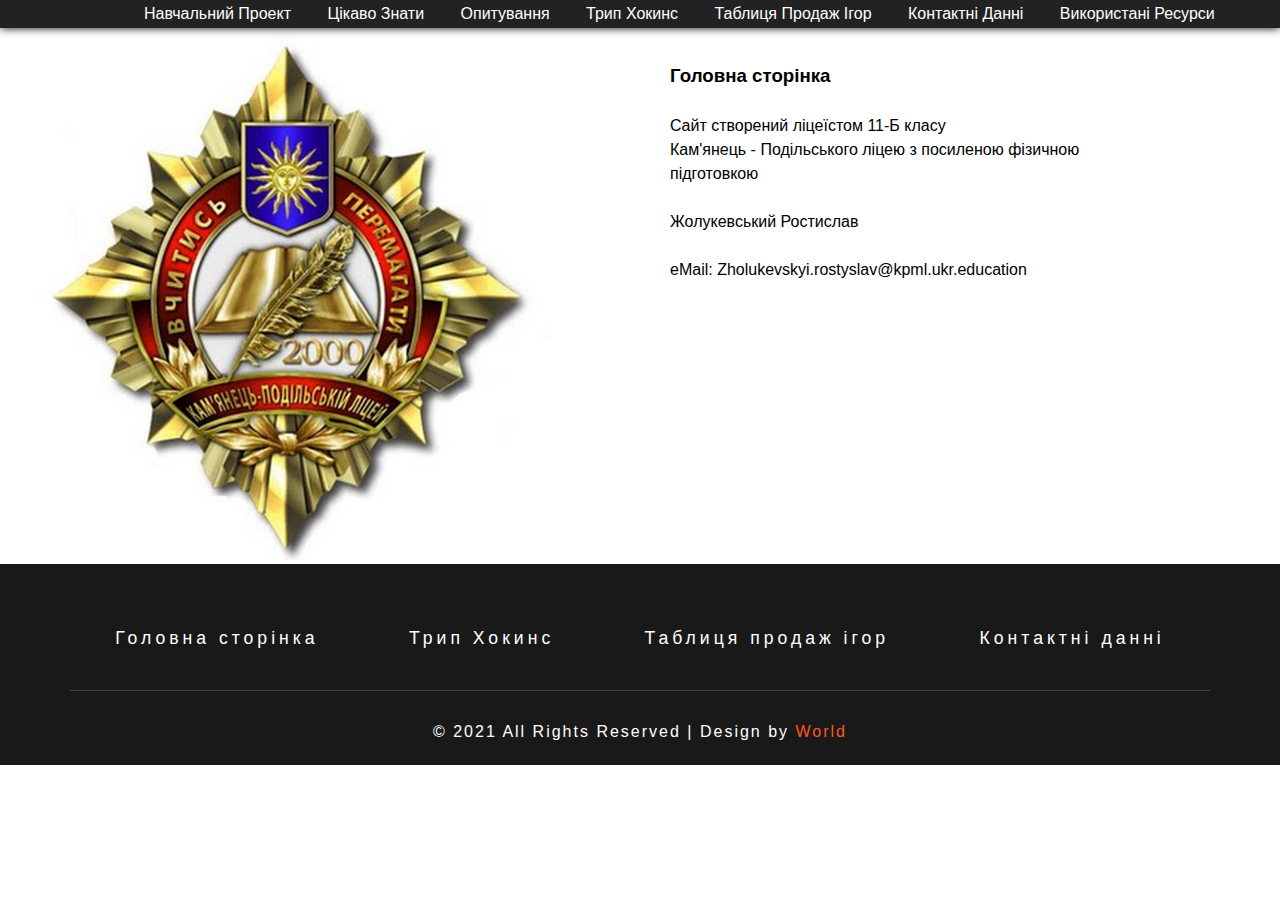
<file: index.html>
<!DOCTYPE html>
<html lang="ru">
<head>
  <meta charset="UTF-8">
  <title>Навчальний проект</title>
  <link rel="stylesheet" type="text/css" href="pages/css/style.css">

</head>
<body>
  <header>
    <div class="cm-e-menu">
            <ul>
                <li class="topmenu" id="name">
                    <a href="index.html">Навчальний проект</a>
                </li>
                <!--  -->
                <li class="topmenu">
                    <a>Цiкаво знати</a>
                    <ul class="submenu">
                        <li><a href="pages/Need for Speed.html">Need for Speed</a></li>
                        <li class="divider"></li>
                        <li><a href="pages/Assassin's Creed.html">Assassins Creed</a></li>
                         <li class="divider"></li>
                        <li><a href="pages/Far Cry.html">Far Cry</a></li>
                         <li class="divider"></li>
                        <li><a href="pages/Hitman.html">Hitman</a></li>

                    </ul>
                </li>
                 <li class="topmenu">
                    <a>Опитування</a>
                    <ul class="submenu">
                        <li><a href="pages/quiz 1.html">Опитування</a></li>
                        <li class="divider"></li>
                        <li><a href="pages/quiz 3.html">Тести</a></li>
                         <li class="divider"></li>
                        <li><a href="pages/quiz 2.html">Кросворд</a></li>
                    </ul>
                </li>
                 <li class="topmenu">
                    <a href="pages/Person.html">Трип Хокинс</a>
                </li>
                </li>
                 <li class="topmenu">
                    <a href="pages/tables.html">Таблиця продаж iгор</a>
                </li>
                </li>
                 <li class="topmenu">
                    <a href="pages/Contact.html">Контактнi даннi</a>
                </li>
                </li>
                 <li class="topmenu">
                    <a href="pages/resources.html">Використанi ресурси</a>
                </li>                
            </ul>
        </div>
  </header>

<!--  -->

	<div class="conteiner">
		<div class="row">
            <!--  -->
			<div class="pictures">
				<img src="img/2000.jpg" alt="">
			</div>
            <!--  -->
			<div class="p"><br><h3>Головна сторiнка</h3>
        <br>Cайт створений лiцеїстом 11-Б класу
        <br>Кам'янець - Подільського ліцею з посиленою фізичною пiдготовкою
        <br><br>Жолукевський Ростислав
        <br><br>eMail: Zholukevskyi.rostyslav@kpml.ukr.education

				
			</div>

		</div>
	</div>

<!--  -->

<div class="subscribe wthree-sub">
</div>
<div class="copy-w3right">
<div class="container">
<div class="bottom-w3lnav">
<ul>
<li><a href="index.html">Головна сторiнка</a></li>
<li><a href="pages/Person.html">Трип Хокинс</a></li>
<li><a href="pages/tables.html">Таблиця продаж iгор</a></li>
<li><a href="pages/Contact.html">Контактнi даннi</a></li>
</ul>
</div>
<p>© 2021 All Rights Reserved | Design by <a target="_blank">World</a> </p>
</div>
</div>
</body>
</html>
</file>
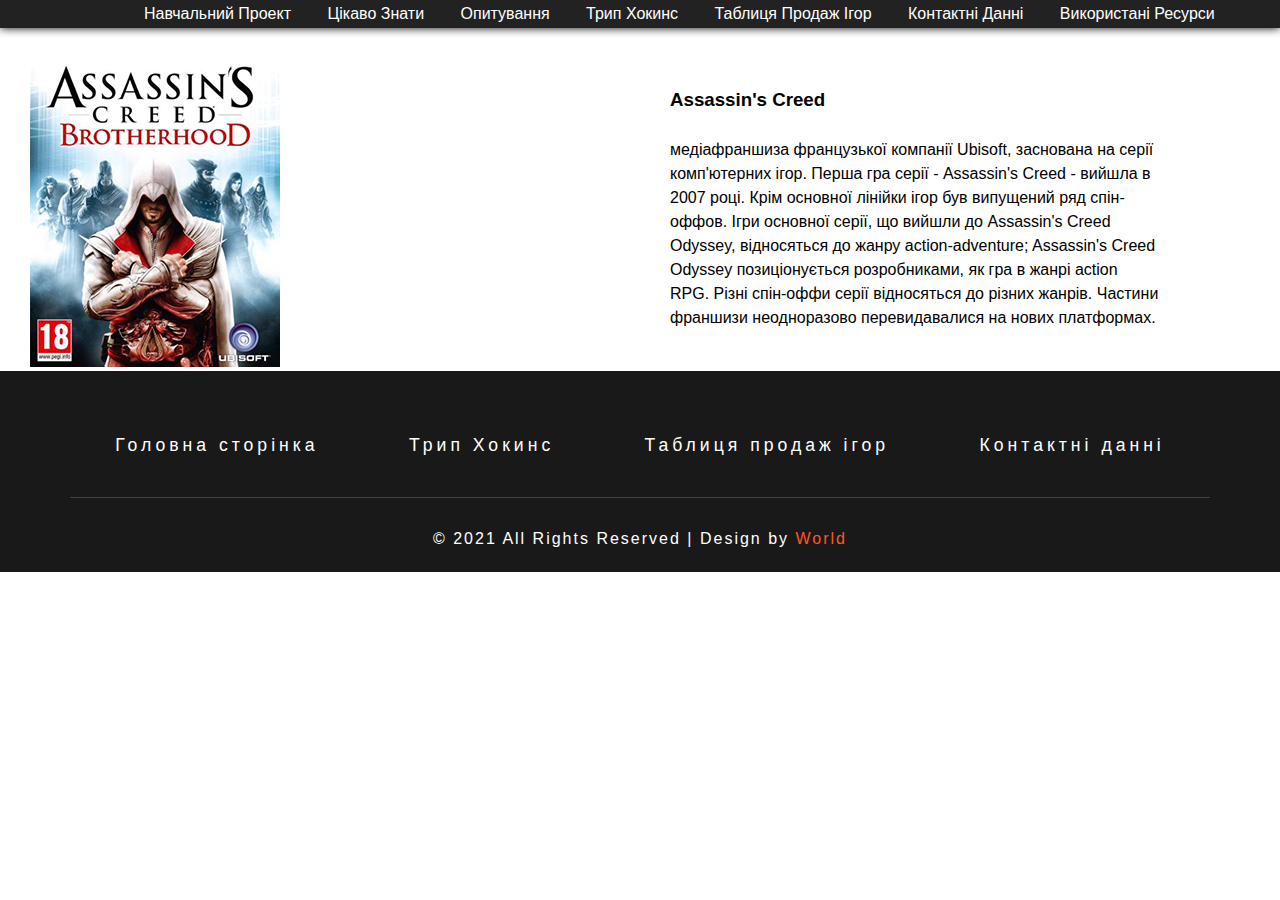
<file: pages/Assassin's Creed.html>
<!DOCTYPE html>
<html lang="ru">
<head>
  <meta charset="UTF-8">
  <title>Навчальний проект</title>
  <link rel="stylesheet" type="text/css" href="css/style.css">

</head>
<body>
  <header>
    <div class="cm-e-menu">
            <ul>
                <li class="topmenu" id="name">
                    <a href="../index.html">Навчальний проект</a>
                </li>
                <!--  -->
                <li class="topmenu">
                    <a>Цiкаво знати</a>
                    <ul class="submenu">
                        <li><a href="Need for Speed.html">Need for Speed</a></li>
                        <li class="divider"></li>
                        <li><a href="Assassin's Creed.html">Assassins Creed</a></li>
                         <li class="divider"></li>
                        <li><a href="Far Cry.html">Far Cry</a></li>
                         <li class="divider"></li>
                        <li><a href="Hitman.html">Hitman</a></li>

                    </ul>
                </li>
                 <li class="topmenu">
                    <a>Опитування</a>
                    <ul class="submenu">
                        <li><a href="quiz 1.html">Опитування</a></li>
                        <li class="divider"></li>
                        <li><a href="quiz 3.html">Тести</a></li>
                         <li class="divider"></li>
                        <li><a href="quiz 2.html">Кросворд</a></li>
                    </ul>
                </li>
                 <li class="topmenu">
                    <a href="Person.html">Трип Хокинс</a>
                </li>
                </li>
                 <li class="topmenu">
                    <a href="tables.html">Таблиця продаж iгор</a>
                </li>
                </li>
                 <li class="topmenu">
                    <a href="Contact.html">Контактнi даннi</a>
                </li>
                </li>
                 <li class="topmenu">
                    <a href="resources.html">Використанi ресурси</a>
                </li>                
            </ul>
        </div>
  </header>

<!--  -->

  <div class="conteiner">
    <div class="row">
            <!--  -->
      <div class="pictures">
        <img src="../img/page 4/Assassins_Creed_brotherhood_cover.jpg" alt="">
      </div>
            <!--  -->
      <div class="p"><br><br><h3>Assassin's Creed</h3><br>
        медіафраншиза французької компанії Ubisoft, заснована на серії комп'ютерних ігор. Перша гра серії - Assassin's Creed - вийшла в 2007 році. Крім основної лінійки ігор був випущений ряд спін-оффов. Ігри основної серії, що вийшли до Assassin's Creed Odyssey, відносяться до жанру action-adventure; Assassin's Creed Odyssey позиціонується розробниками, як гра в жанрі action RPG. Різні спін-оффи серії відносяться до різних жанрів. Частини франшизи неодноразово перевидавалися на нових платформах.
        
      </div>

    </div>
  </div>

<!--  -->

<div class="subscribe wthree-sub">
</div>
<div class="copy-w3right">
<div class="container">
<div class="bottom-w3lnav">
<ul>
<li><a href="../index.html">Головна сторiнка</a></li>
<li><a href="Person.html">Трип Хокинс</a></li>
<li><a href="tables.html">Таблиця продаж iгор</a></li>
<li><a href="Contact.html">Контактнi даннi</a></li>
</ul>
</div>
<p>© 2021 All Rights Reserved | Design by <a target="_blank">World</a> </p>
</div>
</div>
</body>
</html>
</file>
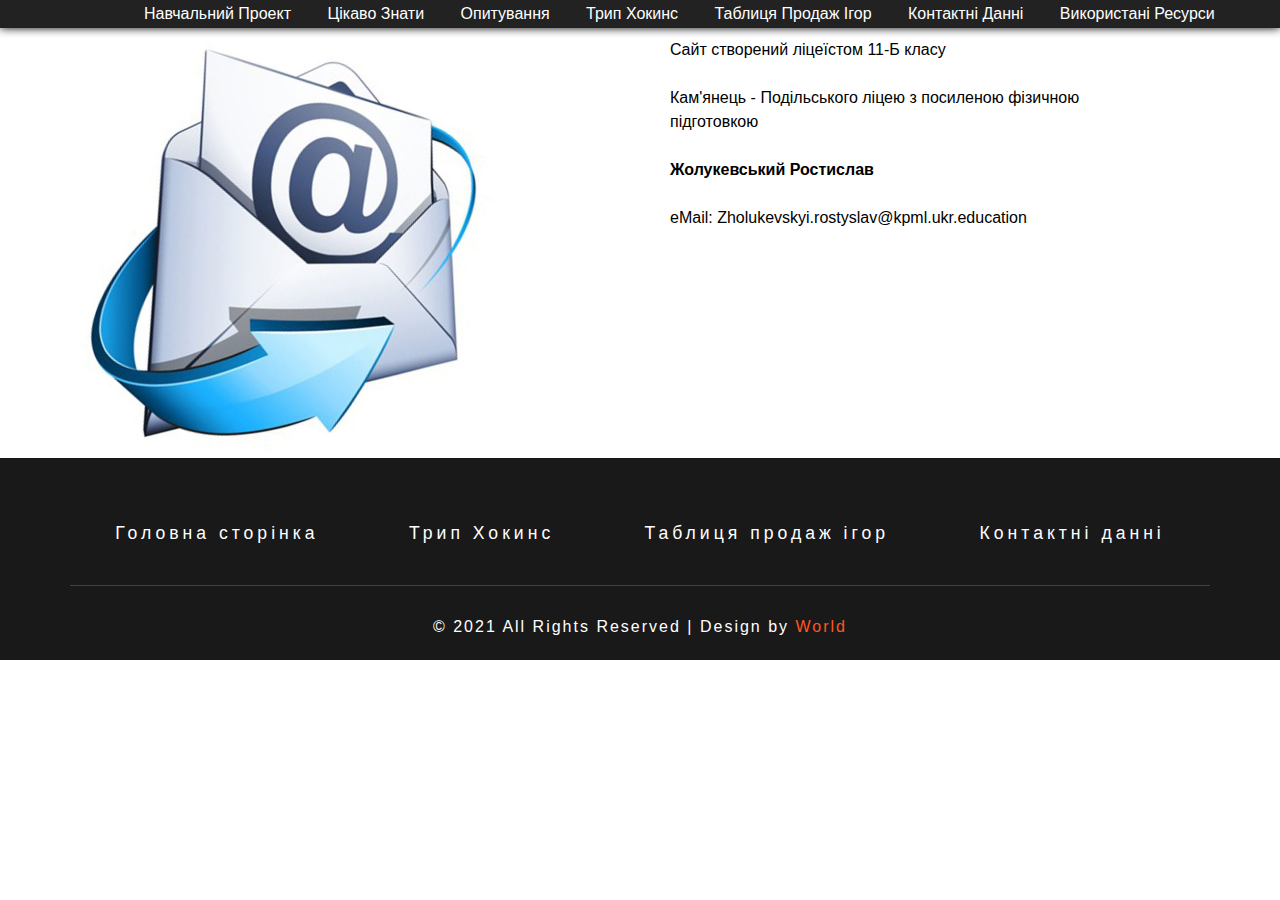
<file: pages/Contact.html>
<!DOCTYPE html>
<html lang="ru">
<head>
  <meta charset="UTF-8">
  <title>Навчальний проект</title>
  <link rel="stylesheet" type="text/css" href="css/style.css">

</head>
<body>
  <header>
    <div class="cm-e-menu">
            <ul>
                <li class="topmenu" id="name">
                    <a href="../index.html">Навчальний проект</a>
                </li>
                <!--  -->
                <li class="topmenu">
                    <a>Цiкаво знати</a>
                    <ul class="submenu">
                        <li><a href="Need for Speed.html">Need for Speed</a></li>
                        <li class="divider"></li>
                        <li><a href="Assassin's Creed.html">Assassins Creed</a></li>
                         <li class="divider"></li>
                        <li><a href="Far Cry.html">Far Cry</a></li>
                         <li class="divider"></li>
                        <li><a href="Hitman.html">Hitman</a></li>

                    </ul>
                </li>
                 <li class="topmenu">
                    <a>Опитування</a>
                    <ul class="submenu">
                        <li><a href="quiz 1.html">Опитування</a></li>
                        <li class="divider"></li>
                        <li><a href="quiz 3.html">Тести</a></li>
                         <li class="divider"></li>
                        <li><a href="quiz 2.html">Кросворд</a></li>
                    </ul>
                </li>
                 <li class="topmenu">
                    <a href="Person.html">Трип Хокинс</a>
                </li>
                </li>
                 <li class="topmenu">
                    <a href="tables.html">Таблиця продаж iгор</a>
                </li>
                </li>
                 <li class="topmenu">
                    <a href="Contact.html">Контактнi даннi</a>
                </li>
                </li>
                 <li class="topmenu">
                    <a href="resources.html">Використанi ресурси</a>
                </li>                
            </ul>
        </div>
  </header>

<!--  -->

  <div class="conteiner">
    <div class="row">
            <!--  -->
      <div class="pictures">
        <img src="../img/jelektronnoe-pismo-1024x817.jpg" alt="">
      </div>
            <!--  -->
      <div class="p">
        <p>Cайт створений лiцеїстом 11-Б класу</p> <br> 
        <p>Кам'янець - Подільського ліцею з посиленою фізичною пiдготовкою</p> <br> 
        <p><h4>Жолукевський Ростислав</h4></p> <br> 
        <p>eMail: Zholukevskyi.rostyslav@kpml.ukr.education</p>
      </div>

    </div>
  </div>

<!--  -->
<div class="subscribe wthree-sub">
</div>
<div class="copy-w3right">
<div class="container">
<div class="bottom-w3lnav">
<ul>
<li><a href="../index.html">Головна сторiнка</a></li>
<li><a href="Person.html">Трип Хокинс</a></li>
<li><a href="tables.html">Таблиця продаж iгор</a></li>
<li><a href="Contact.html">Контактнi даннi</a></li>
</ul>
</div>
<p>© 2021 All Rights Reserved | Design by <a target="_blank">World</a> </p>
</div>
</div>
</body>
</html>
</file>
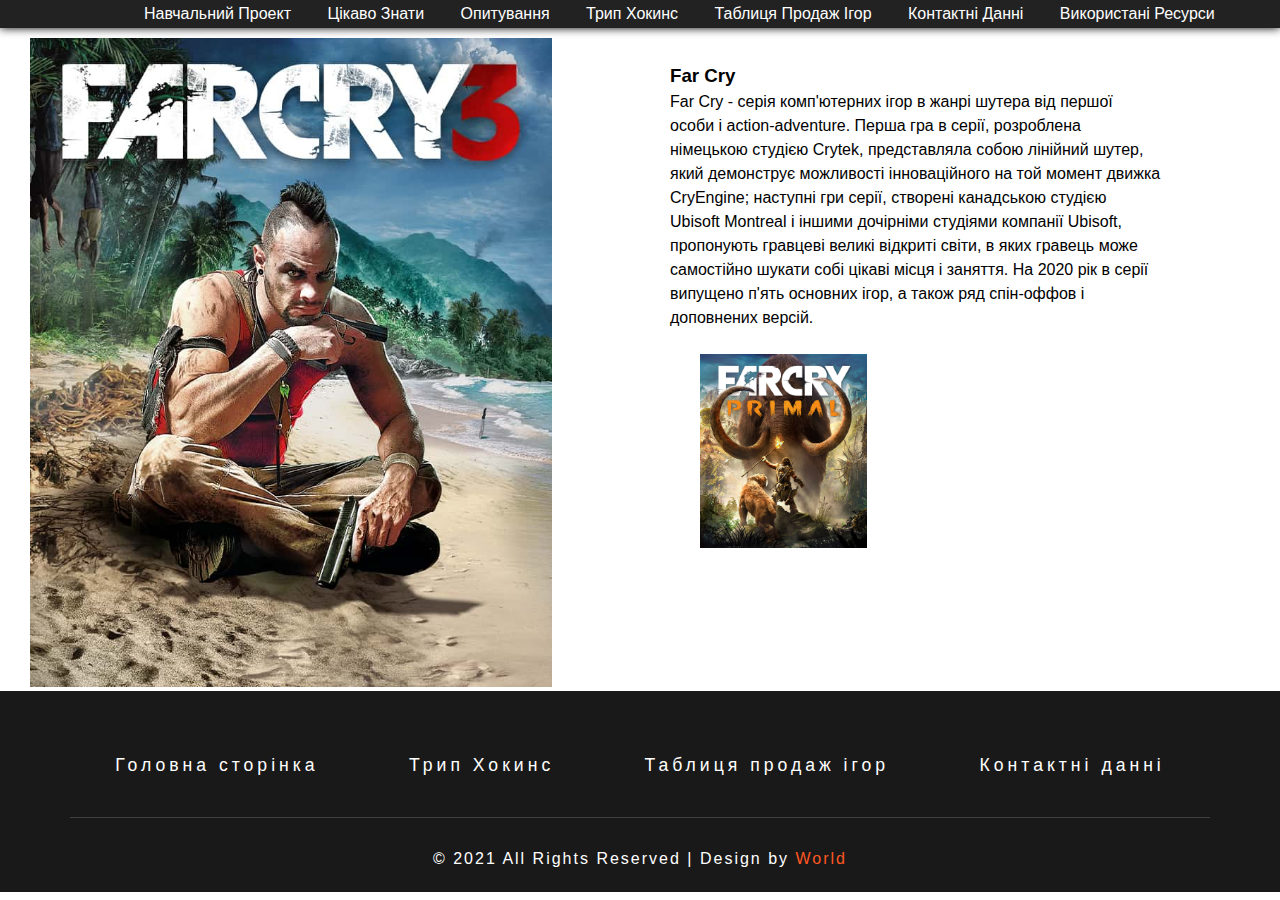
<file: pages/Far Cry.html>
<!DOCTYPE html>
<html lang="ru">
<head>
  <meta charset="UTF-8">
  <title>Навчальний проект</title>
  <link rel="stylesheet" type="text/css" href="css/style.css">

</head>
<body>
  <header>
    <div class="cm-e-menu">
            <ul>
                <li class="topmenu" id="name">
                    <a href="../index.html">Навчальний проект</a>
                </li>
                <!--  -->
                <li class="topmenu">
                    <a>Цiкаво знати</a>
                    <ul class="submenu">
                        <li><a href="Need for Speed.html">Need for Speed</a></li>
                        <li class="divider"></li>
                        <li><a href="Assassin's Creed.html">Assassins Creed</a></li>
                         <li class="divider"></li>
                        <li><a href="Far Cry.html">Far Cry</a></li>
                         <li class="divider"></li>
                        <li><a href="Hitman.html">Hitman</a></li>

                    </ul>
                </li>
                 <li class="topmenu">
                    <a>Опитування</a>
                    <ul class="submenu">
                        <li><a href="quiz 1.html">Опитування</a></li>
                        <li class="divider"></li>
                        <li><a href="quiz 3.html">Тести</a></li>
                         <li class="divider"></li>
                        <li><a href="quiz 2.html">Кросворд</a></li>
                    </ul>
                </li>
                 <li class="topmenu">
                    <a href="Person.html">Трип Хокинс</a>
                </li>
                </li>
                 <li class="topmenu">
                    <a href="tables.html">Таблиця продаж iгор</a>
                </li>
                </li>
                 <li class="topmenu">
                    <a href="Contact.html">Контактнi даннi</a>
                </li>
                </li>
                 <li class="topmenu">
                    <a href="resources.html">Використанi ресурси</a>
                </li>                
            </ul>
        </div>
  </header>

<!--  -->

  <div class="conteiner">
    <div class="row">
            <!--  -->
      <div class="pictures">
        <img src="../img/page 3/I-NHut5GuX2FyW7hbj5HUFRvOe__tVOE.jpg" alt="">
      </div>
            <!--  -->
      <div class="p"><br><h3>Far Cry</h3>
       Far Cry - серія комп'ютерних ігор в жанрі шутера від першої особи і action-adventure. Перша гра в серії, розроблена німецькою студією Crytek, представляла собою лінійний шутер, який демонструє можливості інноваційного на той момент движка CryEngine; наступні гри серії, створені канадською студією Ubisoft Montreal і іншими дочірніми студіями компанії Ubisoft, пропонують гравцеві великі відкриті світи, в яких гравець може самостійно шукати собі цікаві місця і заняття. На 2020 рік в серії випущено п'ять основних ігор, а також ряд спін-оффов і доповнених версій.
       <br><br>
         <div class="pictures">
        <img src="../img/page 3/Far_cry_primal_cover.jpg" alt="">
      </div>
      </div>

    </div>
  </div>

<!--  -->

<div class="subscribe wthree-sub">
</div>
<div class="copy-w3right">
<div class="container">
<div class="bottom-w3lnav">
<ul>
<li><a href="../index.html">Головна сторiнка</a></li>
<li><a href="Person.html">Трип Хокинс</a></li>
<li><a href="tables.html">Таблиця продаж iгор</a></li>
<li><a href="Contact.html">Контактнi даннi</a></li>
</ul>
</div>
<p>© 2021 All Rights Reserved | Design by <a target="_blank">World</a> </p>
</div>
</div>
</body>
</html>
</file>
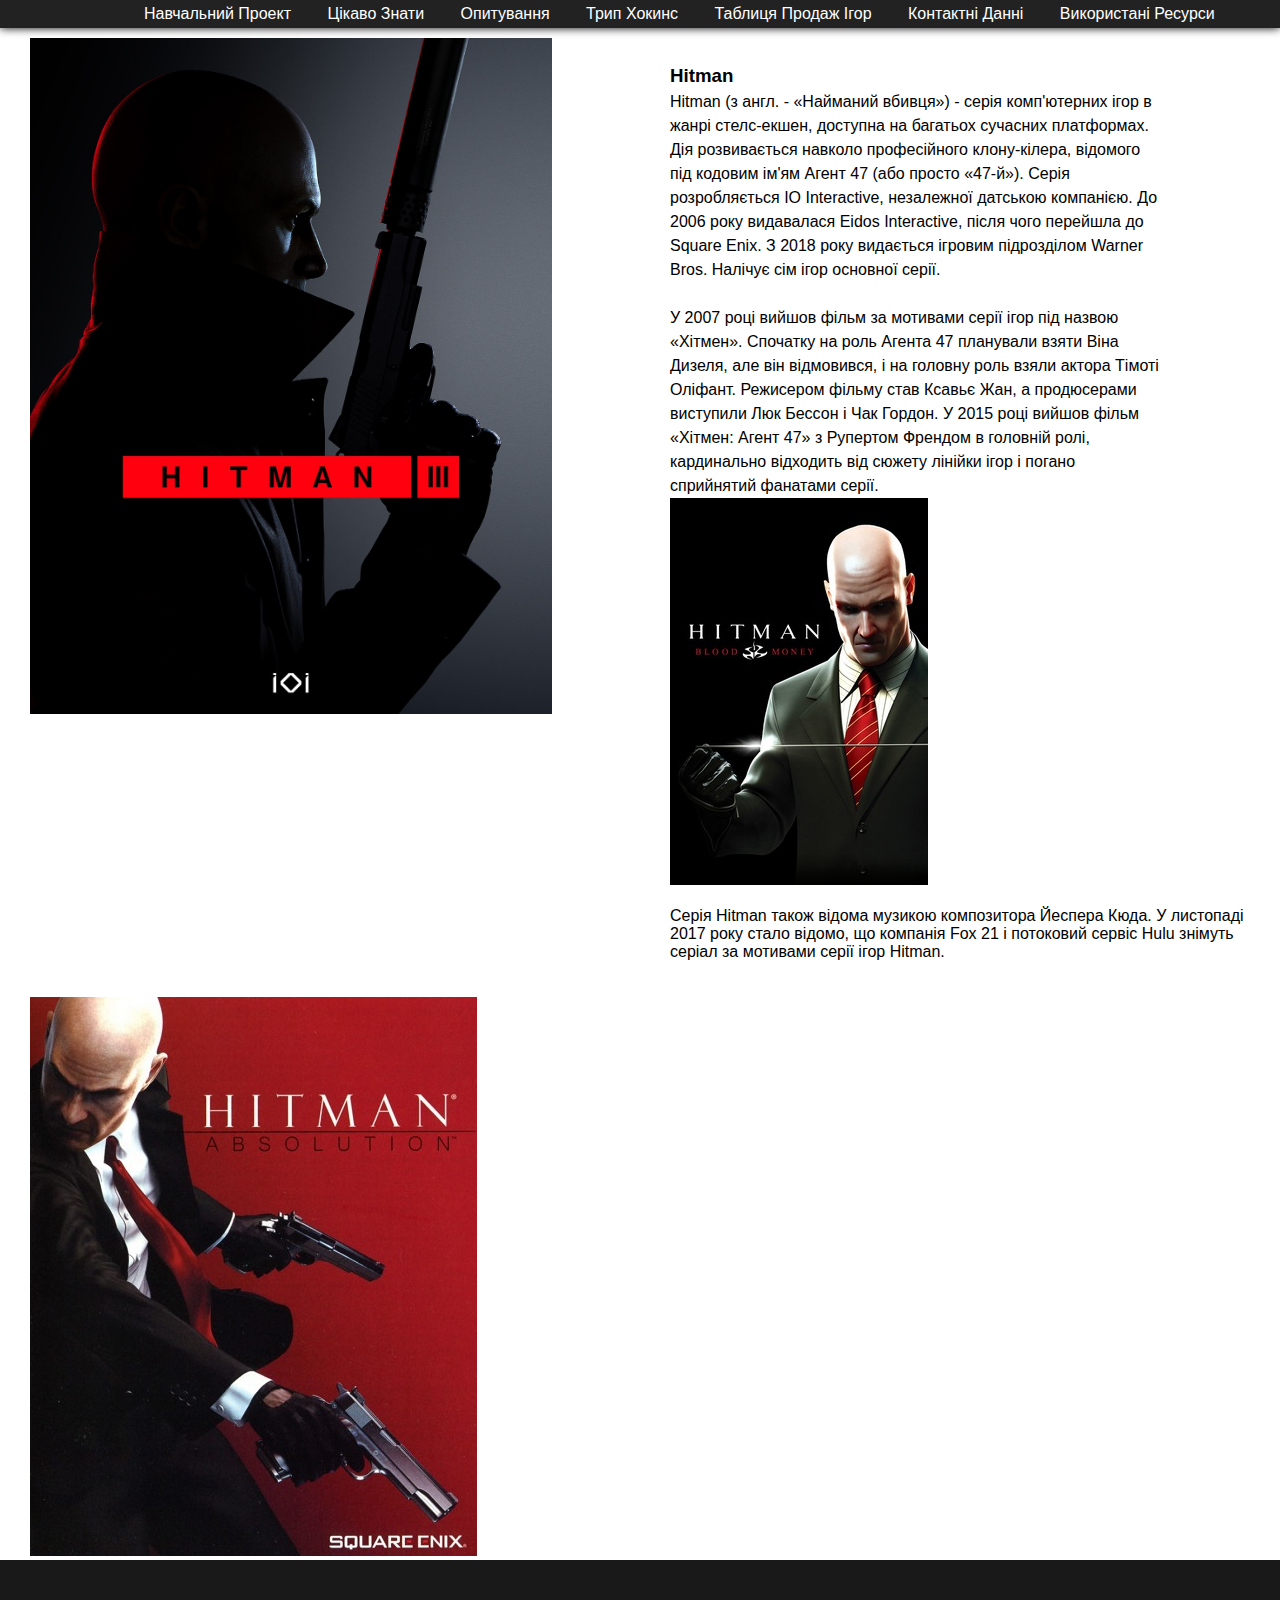
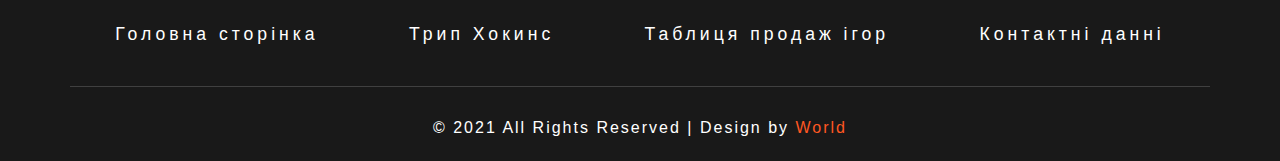
<file: pages/Hitman.html>
<!DOCTYPE html>
<html lang="ru">
<head>
  <meta charset="UTF-8">
  <title>Навчальний проект</title>
  <link rel="stylesheet" type="text/css" href="css/style.css">

</head>
<body>
  <header>
    <div class="cm-e-menu">
            <ul>
                <li class="topmenu" id="name">
                    <a href="../index.html">Навчальний проект</a>
                </li>
                <!--  -->
                <li class="topmenu">
                    <a>Цiкаво знати</a>
                    <ul class="submenu">
                        <li><a href="Need for Speed.html">Need for Speed</a></li>
                        <li class="divider"></li>
                        <li><a href="Assassin's Creed.html">Assassins Creed</a></li>
                         <li class="divider"></li>
                        <li><a href="Far Cry.html">Far Cry</a></li>
                         <li class="divider"></li>
                        <li><a href="Hitman.html">Hitman</a></li>

                    </ul>
                </li>
                 <li class="topmenu">
                    <a>Опитування</a>
                    <ul class="submenu">
                        <li><a href="quiz 1.html">Опитування</a></li>
                        <li class="divider"></li>
                        <li><a href="quiz 3.html">Тести</a></li>
                         <li class="divider"></li>
                        <li><a href="quiz 2.html">Кросворд</a></li>
                    </ul>
                </li>
                 <li class="topmenu">
                    <a href="Person.html">Трип Хокинс</a>
                </li>
                </li>
                 <li class="topmenu">
                    <a href="tables.html">Таблиця продаж iгор</a>
                </li>
                </li>
                 <li class="topmenu">
                    <a href="Contact.html">Контактнi даннi</a>
                </li>
                </li>
                 <li class="topmenu">
                    <a href="resources.html">Використанi ресурси</a>
                </li>                
            </ul>
        </div>
  </header>

<!--  -->

  <div class="conteiner">
    <div class="row">
            <!--  -->
      <div class="pictures">
        <img src="../img/page 2/1200px-Hitman_3_Packart.jpg" alt="">
      </div>
            <!--  -->
      <div class="p"><br><h3>Hitman</h3>
        Hitman (з англ. - «Найманий вбивця») - серія комп'ютерних ігор в жанрі стелс-екшен, доступна на багатьох сучасних платформах. Дія розвивається навколо професійного клону-кілера, відомого під кодовим ім'ям Агент 47 (або просто «47-й»). Серія розробляється IO Interactive, незалежної датською компанією. До 2006 року видавалася Eidos Interactive, після чого перейшла до Square Enix. З 2018 року видається ігровим підрозділом Warner Bros. Налічує сім ігор основної серії.
        <br><br>
        У 2007 році вийшов фільм за мотивами серії ігор під назвою «Хітмен». Спочатку на роль Агента 47 планували взяти Віна Дизеля, але він відмовився, і на головну роль взяли актора Тімоті Оліфант. Режисером фільму став Ксавьє Жан, а продюсерами виступили Люк Бессон і Чак Гордон. У 2015 році вийшов фільм «Хітмен: Агент 47» з Рупертом Френдом в головній ролі, кардинально відходить від сюжету лінійки ігор і погано сприйнятий фанатами серії.
        </div>
        <br><br>
         <div class="pictures">
        <img src="../img/page 2/BloodMoney.jpg" alt="">
        <br><br>
        Серія Hitman також відома музикою композитора Йеспера Кюда. У листопаді 2017 року стало відомо, що компанія Fox 21 і потоковий сервіс Hulu знімуть серіал за мотивами серії ігор Hitman.
        <br><br><br>
         </div>
         <br><br>
         <div class="pictures">
        <img src="../img/page 2/Hitman_Absolution_cover.jpg" alt="">
      </div>
      </div>

    </div>
  </div>

<!--  -->

<div class="subscribe wthree-sub">
</div>
<div class="copy-w3right">
<div class="container">
<div class="bottom-w3lnav">
<ul>
<li><a href="../index.html">Головна сторiнка</a></li>
<li><a href="Person.html">Трип Хокинс</a></li>
<li><a href="tables.html">Таблиця продаж iгор</a></li>
<li><a href="Contact.html">Контактнi даннi</a></li>
</ul>
</div>
<p>© 2021 All Rights Reserved | Design by <a target="_blank">World</a> </p>
</div>
</div>
</body>
</html>
</file>
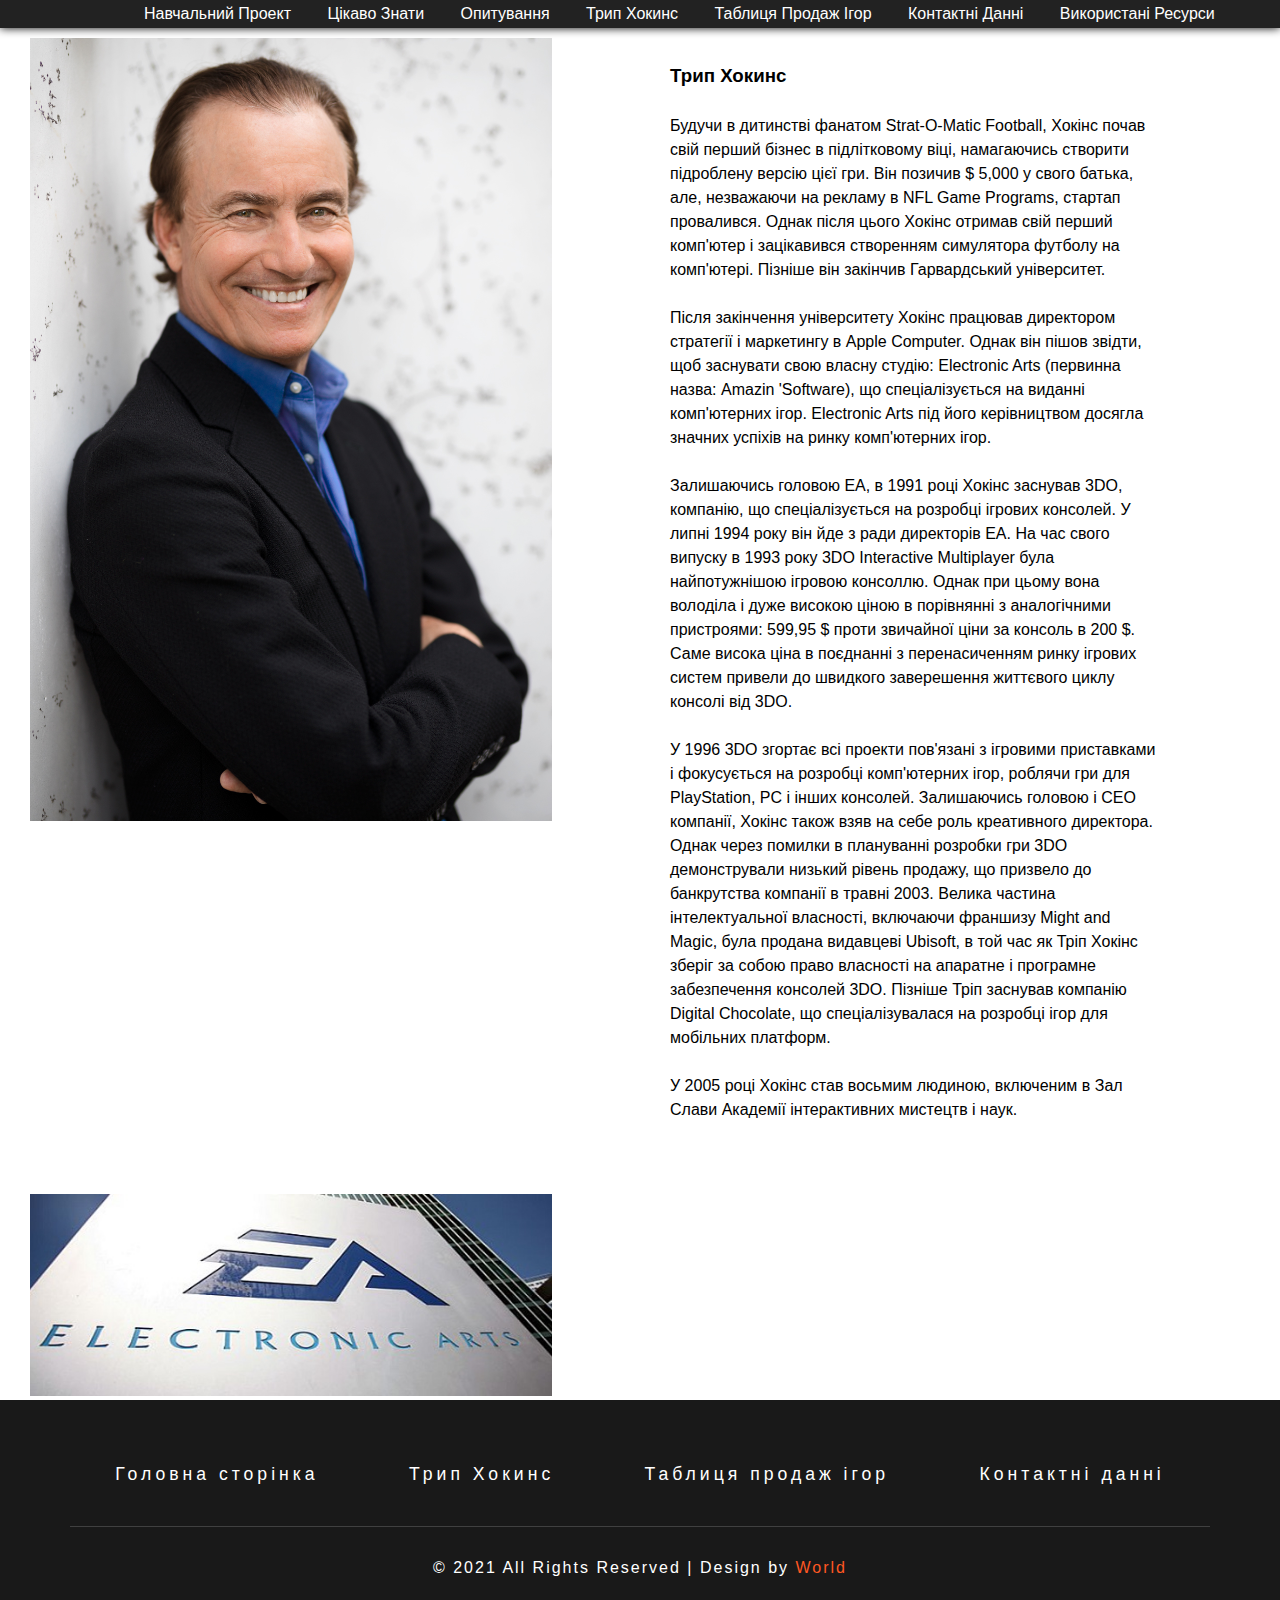
<file: pages/Person.html>
<!DOCTYPE html>
<html lang="ru">
<head>
  <meta charset="UTF-8">
  <title>Навчальний проект</title>
  <link rel="stylesheet" type="text/css" href="css/style.css">

</head>
<body>
  <header>
    <div class="cm-e-menu">
            <ul>
                <li class="topmenu" id="name">
                    <a href="../index.html">Навчальний проект</a>
                </li>
                <!--  -->
                <li class="topmenu">
                    <a>Цiкаво знати</a>
                    <ul class="submenu">
                        <li><a href="Need for Speed.html">Need for Speed</a></li>
                        <li class="divider"></li>
                        <li><a href="Assassin's Creed.html">Assassins Creed</a></li>
                         <li class="divider"></li>
                        <li><a href="Far Cry.html">Far Cry</a></li>
                         <li class="divider"></li>
                        <li><a href="Hitman.html">Hitman</a></li>

                    </ul>
                </li>
                 <li class="topmenu">
                    <a>Опитування</a>
                    <ul class="submenu">
                        <li><a href="quiz 1.html">Опитування</a></li>
                        <li class="divider"></li>
                        <li><a href="quiz 3.html">Тести</a></li>
                         <li class="divider"></li>
                        <li><a href="quiz 2.html">Кросворд</a></li>
                    </ul>
                </li>
                 <li class="topmenu">
                    <a href="Person.html">Трип Хокинс</a>
                </li>
                </li>
                 <li class="topmenu">
                    <a href="tables.html">Таблиця продаж iгор</a>
                </li>
                </li>
                 <li class="topmenu">
                    <a href="Contact.html">Контактнi даннi</a>
                </li>
                </li>
                 <li class="topmenu">
                    <a href="resources.html">Використанi ресурси</a>
                </li>                
            </ul>
        </div>
  </header>

<!--  -->

  <div class="conteiner">
    <div class="row">
            <!--  -->
      <div class="pictures">
        <img src="../img/page 6/TripHawkins2019.jpg" alt="">
      </div>
            <!--  -->
      <div class="p"><br><h3>Трип Хокинс</h3>
        <br>Будучи в дитинстві фанатом Strat-O-Matic Football, Хокінс почав свій перший бізнес в підлітковому віці, намагаючись створити підроблену версію цієї гри. Він позичив $ 5,000 у свого батька, але, незважаючи на рекламу в NFL Game Programs, стартап провалився. Однак після цього Хокінс отримав свій перший комп'ютер і зацікавився створенням симулятора футболу на комп'ютері. Пізніше він закінчив Гарвардський університет.
        <br><br>

Після закінчення університету Хокінс працював директором стратегії і маркетингу в Apple Computer. Однак він пішов звідти, щоб заснувати свою власну студію: Electronic Arts (первинна назва: Amazin 'Software), що спеціалізується на виданні комп'ютерних ігор. Electronic Arts під його керівництвом досягла значних успіхів на ринку комп'ютерних ігор.
<br><br>
Залишаючись головою EA, в 1991 році Хокінс заснував 3DO, компанію, що спеціалізується на розробці ігрових консолей. У липні 1994 року він йде з ради директорів EA. На час свого випуску в 1993 року 3DO Interactive Multiplayer була найпотужнішою ігровою консоллю. Однак при цьому вона володіла і дуже високою ціною в порівнянні з аналогічними пристроями: 599,95 $ проти звичайної ціни за консоль в 200 $. Саме висока ціна в поєднанні з перенасиченням ринку ігрових систем привели до швидкого заверешення життєвого циклу консолі від 3DO.
<br><br>
У 1996 3DO згортає всі проекти пов'язані з ігровими приставками і фокусується на розробці комп'ютерних ігор, роблячи гри для PlayStation, PC і інших консолей. Залишаючись головою і CEO компанії, Хокінс також взяв на себе роль креативного директора. Однак через помилки в плануванні розробки гри 3DO демонстрували низький рівень продажу, що призвело до банкрутства компанії в травні 2003. Велика частина інтелектуальної власності, включаючи франшизу Might and Magic, була продана видавцеві Ubisoft, в той час як Тріп Хокінс зберіг за собою право власності на апаратне і програмне забезпечення консолей 3DO. Пізніше Тріп заснував компанію Digital Chocolate, що спеціалізувалася на розробці ігор для мобільних платформ.
<br><br>
У 2005 році Хокінс став восьмим людиною, включеним в Зал Слави Академії інтерактивних мистецтв і наук.
<br><br><br><br>
</div>
<div class="pictures">
        <img src="../img/page 6/Electronic-Arts.jpg" alt="">
      </div>
        
      </div>

    </div>
  </div>

<!--  -->

<div class="subscribe wthree-sub">
</div>
<div class="copy-w3right">
<div class="container">
<div class="bottom-w3lnav">
<ul>
<li><a href="../index.html">Головна сторiнка</a></li>
<li><a href="Person.html">Трип Хокинс</a></li>
<li><a href="tables.html">Таблиця продаж iгор</a></li>
<li><a href="Contact.html">Контактнi даннi</a></li>
</ul>
</div>
<p>© 2021 All Rights Reserved | Design by <a target="_blank">World</a> </p>
</div>
</div>
</body>
</html>
</file>
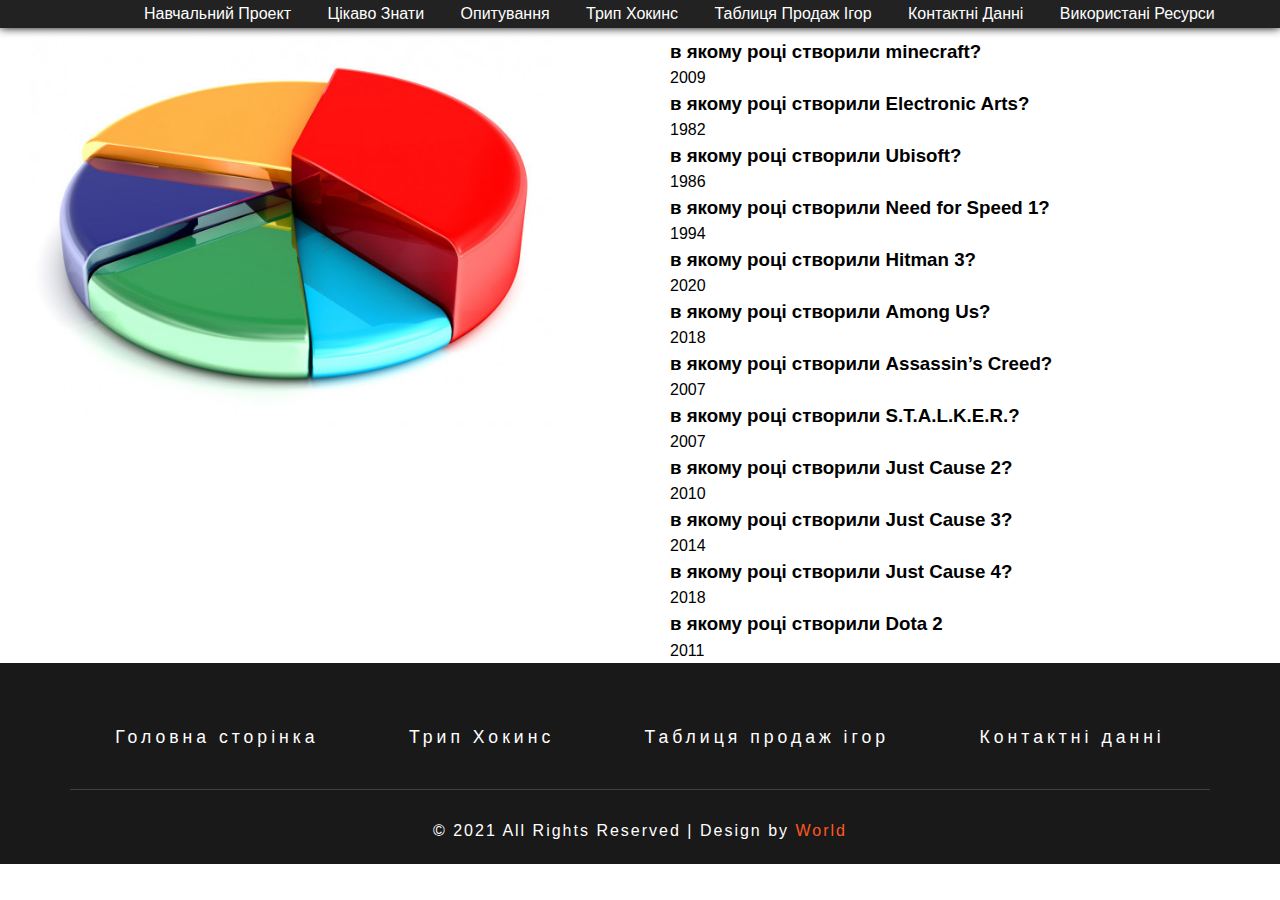
<file: pages/quiz 1.html>
<!DOCTYPE html>
<html lang="ru">
<head>
  <meta charset="UTF-8">
  <title>Навчальний проект</title>
  <link rel="stylesheet" type="text/css" href="css/style.css">

</head>
<body>
  <header>
    <div class="cm-e-menu">
            <ul>
                <li class="topmenu" id="name">
                    <a href="../index.html">Навчальний проект</a>
                </li>
                <!--  -->
                <li class="topmenu">
                    <a>Цiкаво знати</a>
                    <ul class="submenu">
                        <li><a href="Need for Speed.html">Need for Speed</a></li>
                        <li class="divider"></li>
                        <li><a href="Assassin's Creed.html">Assassins Creed</a></li>
                         <li class="divider"></li>
                        <li><a href="Far Cry.html">Far Cry</a></li>
                         <li class="divider"></li>
                        <li><a href="Hitman.html">Hitman</a></li>

                    </ul>
                </li>
                 <li class="topmenu">
                    <a>Опитування</a>
                    <ul class="submenu">
                        <li><a href="quiz 1.html">Опитування</a></li>
                        <li class="divider"></li>
                        <li><a href="quiz 3.html">Тести</a></li>
                         <li class="divider"></li>
                        <li><a href="quiz 2.html">Кросворд</a></li>
                    </ul>
                </li>
                 <li class="topmenu">
                    <a href="Person.html">Трип Хокинс</a>
                </li>
                </li>
                 <li class="topmenu">
                    <a href="tables.html">Таблиця продаж iгор</a>
                </li>
                </li>
                 <li class="topmenu">
                    <a href="Contact.html">Контактнi даннi</a>
                </li>
                </li>
                 <li class="topmenu">
                    <a href="resources.html">Використанi ресурси</a>
                </li>                
            </ul>
        </div>
  </header>

<!--  -->

  <div class="conteiner">
    <div class="row">
            <!--  -->
      <div class="pictures">
        <img src="../img/page 5/depositphotos_9141045-stock-photo-pie-chart.jpg" alt="">
      </div>
            <!--  -->
      <div class="p"><h3>в якому році створили minecraft?
</h3>2009
<br><h3>в якому році створили Electronic Arts?
</h3>1982
<br><h3>в якому році створили Ubisoft?
</h3>1986
<br><h3>в якому році створили Need for Speed 1?
 </h3>1994
 <br><h3>в якому році створили Hitman 3?
</h3>2020
<br><h3>в якому році створили Among Us?
</h3>2018
<br><h3>в якому році створили Assassin’s Creed?
</h3>2007
<br><h3>в якому році створили S.T.A.L.K.E.R.?
</h3>2007
<br><h3>в якому році створили Just Cause 2?
</h3>2010
<br><h3>в якому році створили Just Cause 3?
</h3>2014
<br><h3>в якому році створили Just Cause 4?
</h3>2018
<br><h3>в якому році створили Dota 2</h3>2011

        
      </div>

    </div>
  </div>

<!--  -->

<div class="subscribe wthree-sub">
</div>
<div class="copy-w3right">
<div class="container">
<div class="bottom-w3lnav">
<ul>
<li><a href="../index.html">Головна сторiнка</a></li>
<li><a href="Person.html">Трип Хокинс</a></li>
<li><a href="tables.html">Таблиця продаж iгор</a></li>
<li><a href="Contact.html">Контактнi даннi</a></li>
</ul>
</div>
<p>© 2021 All Rights Reserved | Design by <a target="_blank">World</a> </p>
</div>
</div>
</body>
</html>
</file>
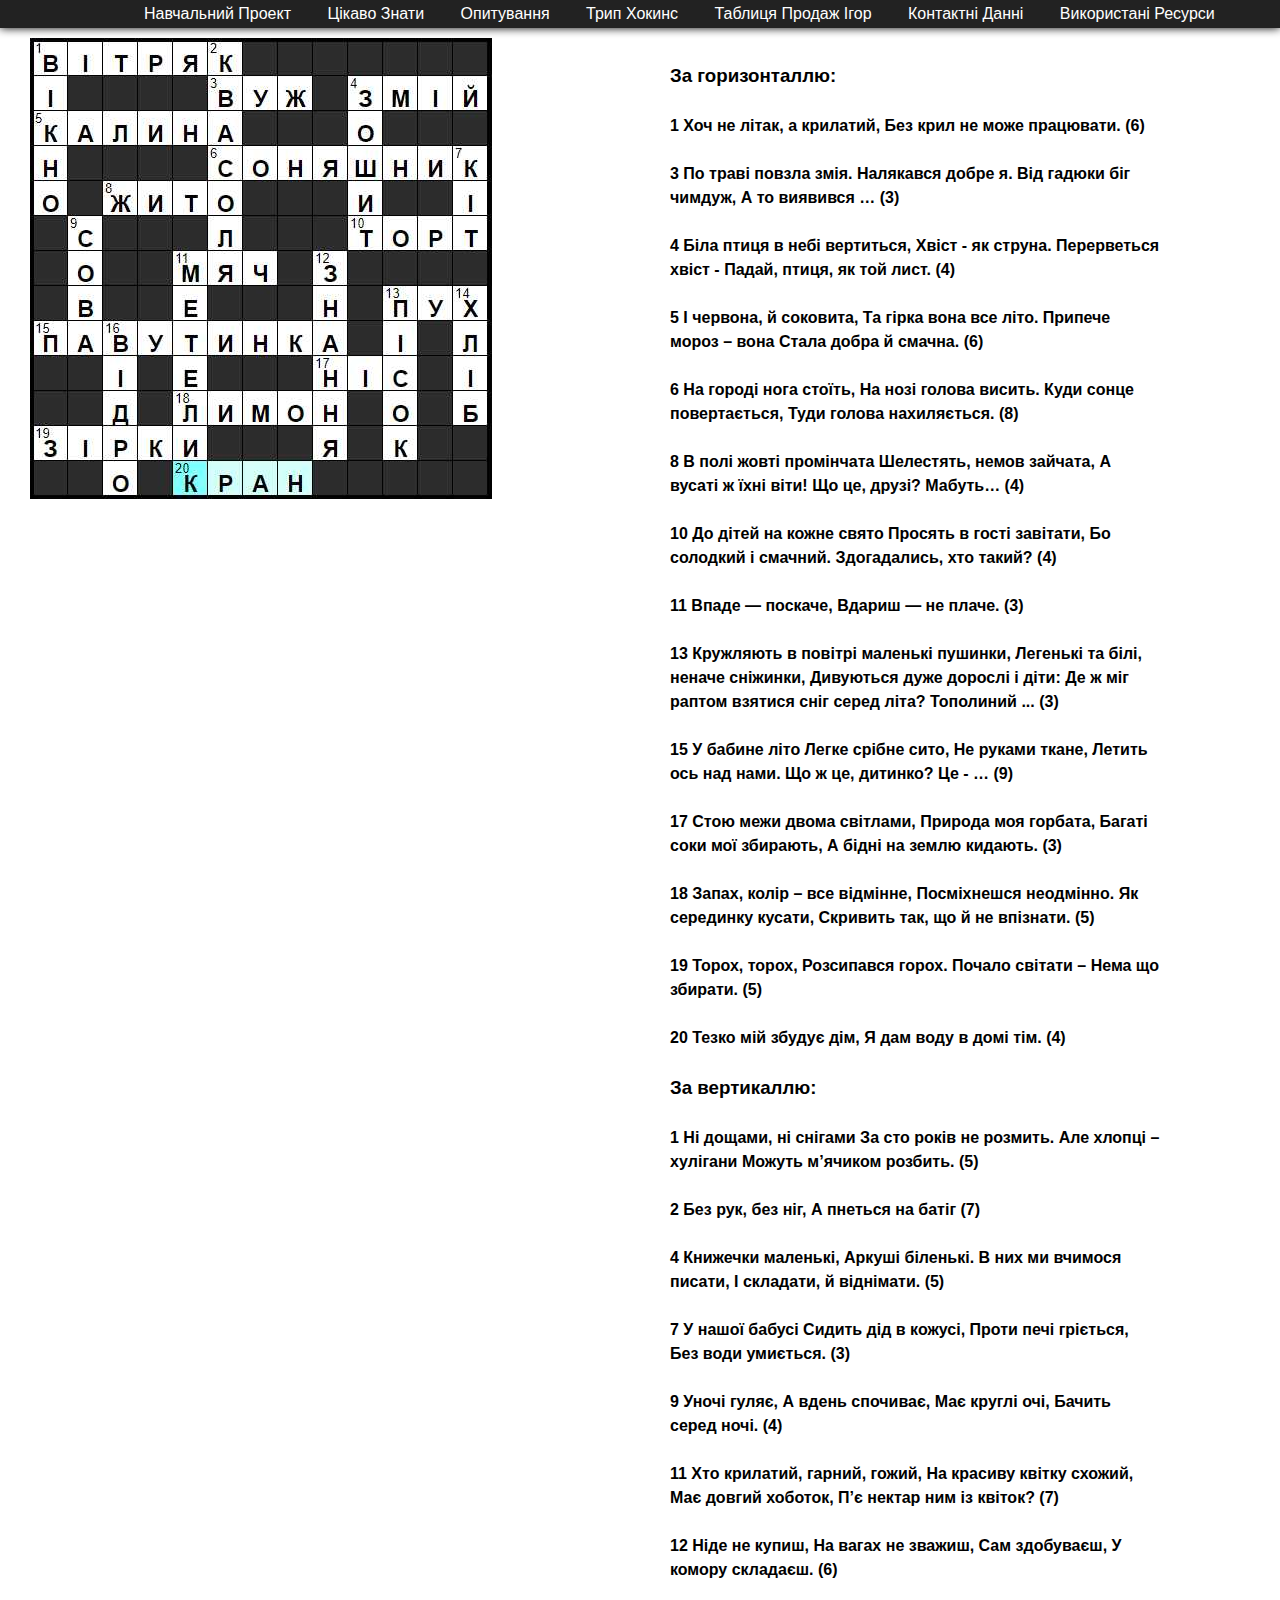
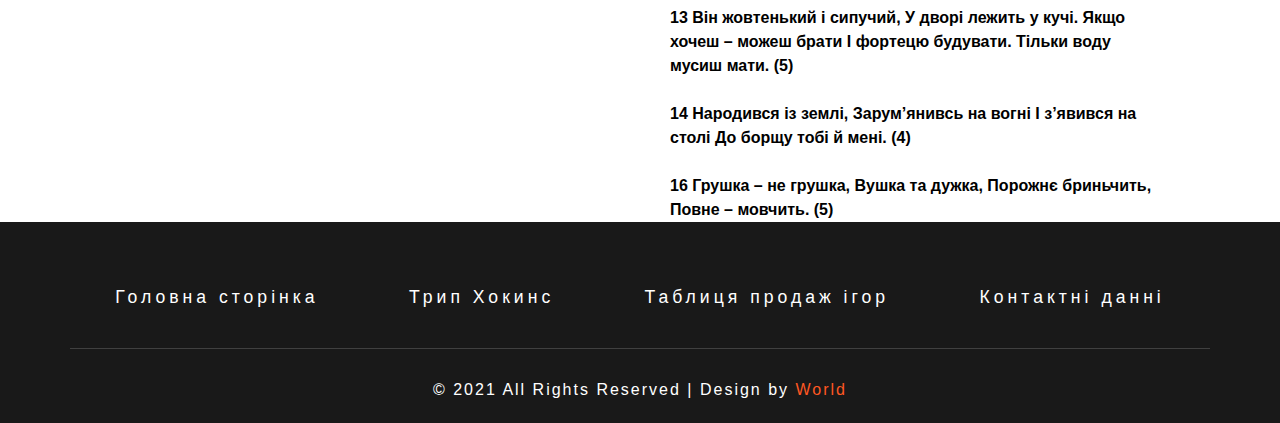
<file: pages/quiz 2.html>
<!DOCTYPE html>
<html lang="ru">
<head>
  <meta charset="UTF-8">
  <title>Навчальний проект</title>
  <link rel="stylesheet" type="text/css" href="css/style.css">

</head>
<body>
  <header>
    <div class="cm-e-menu">
            <ul>
                <li class="topmenu" id="name">
                    <a href="../index.html">Навчальний проект</a>
                </li>
                <!--  -->
                <li class="topmenu">
                    <a>Цiкаво знати</a>
                    <ul class="submenu">
                        <li><a href="Need for Speed.html">Need for Speed</a></li>
                        <li class="divider"></li>
                        <li><a href="Assassin's Creed.html">Assassins Creed</a></li>
                         <li class="divider"></li>
                        <li><a href="Far Cry.html">Far Cry</a></li>
                         <li class="divider"></li>
                        <li><a href="Hitman.html">Hitman</a></li>

                    </ul>
                </li>
                 <li class="topmenu">
                    <a>Опитування</a>
                    <ul class="submenu">
                        <li><a href="quiz 1.html">Опитування</a></li>
                        <li class="divider"></li>
                        <li><a href="quiz 3.html">Тести</a></li>
                         <li class="divider"></li>
                        <li><a href="quiz 2.html">Кросворд</a></li>
                    </ul>
                </li>
                 <li class="topmenu">
                    <a href="Person.html">Трип Хокинс</a>
                </li>
                </li>
                 <li class="topmenu">
                    <a href="tables.html">Таблиця продаж iгор</a>
                </li>
                </li>
                 <li class="topmenu">
                    <a href="Contact.html">Контактнi даннi</a>
                </li>
                </li>
                 <li class="topmenu">
                    <a href="resources.html">Використанi ресурси</a>
                </li>                
            </ul>
        </div>
  </header>

<!--  -->

  <div class="conteiner">
    <div class="row">
            <!--  -->
      <div class="pictures">
        <img src="../img/cross.jpg" alt="">
      </div>
            <!--  -->
      <div class="p">
        <ul>
          <br>  <li><h3>За горизонталлю:</h3></li>
          <br>  <li><h4>1 Хоч не літак, а крилатий, Без крил не може працювати. (6)</h4></li>
          <br>  <li><h4>3 По траві повзла змія. Налякався добре я. Від гадюки біг чимдуж, А то виявився … (3)</h4></li>
          <br>  <li><h4>4 Біла птиця в небі вертиться, Хвіст - як струна. Перерветься хвіст - Падай, птиця, як той лист. (4)</h4></li>
          <br>  <li><h4>5 І червона, й соковита, Та гірка вона все літо. Припече мороз – вона Стала добра й смачна. (6)</h4></li>
          <br>  <li><h4>6 На городі нога стоїть, На нозі голова висить. Куди сонце повертається, Туди голова нахиляється. (8)</h4></li>
          <br>  <li><h4>8 В полі жовті промінчата Шелестять, немов зайчата, А вусаті ж їхні віти! Що це, друзі? Мабуть… (4)</h4></li>
          <br>  <li><h4>10 До дітей на кожне свято Просять в гості завітати, Бо солодкий і смачний. Здогадались, хто такий? (4)</h4></li>
          <br>  <li><h4>11 Впаде — поскаче, Вдариш — не плаче. (3)</h4></li>
          <br>  <li><h4>13 Кружляють в повітрі маленькі пушинки, Легенькі та білі, неначе сніжинки, Дивуються дуже дорослі і діти: Де ж міг раптом взятися сніг серед літа? Тополиний ... (3)</h4></li>
          <br>  <li><h4>15 У бабине літо Легке срібне сито, Не руками ткане, Летить ось над нами. Що ж це, дитинко? Це - … (9)</h4></li>
          <br>  <li><h4>17 Стою межи двома світлами, Природа моя горбата, Багаті соки мої збирають, А бідні на землю кидають. (3)</h4></li>
          <br>  <li><h4>18 Запах, колір – все відмінне, Посміхнешся неодмінно. Як серединку кусати, Скривить так, що й не впізнати. (5)</h4></li>
          <br>  <li><h4>19 Торох, торох, Розсипався горох. Почало світати – Нема що збирати. (5)</h4></li>
          <br>  <li><h4>20 Тезко мій збудує дім, Я дам воду в домі тім. (4)</h4></li>
          
          <br>  <li><h3>За вертикаллю:</h3></li>
          <br>  <li><h4>1 Ні дощами, ні снігами За сто років не розмить. Але хлопці – хулігани Можуть м’ячиком розбить. (5)</h4></li>
          <br>  <li><h4>2 Без рук, без ніг, А пнеться на батіг (7)</h4></li>
          <br>  <li><h4>4 Книжечки маленькі, Аркуші біленькі. В них ми вчимося писати, І складати, й віднімати. (5)</h4></li>
          <br>  <li><h4>7 У нашої бабусі Сидить дід в кожусі, Проти печі гріється, Без води умиється. (3)</h4></li>
          <br>  <li><h4>9 Уночі гуляє, А вдень спочиває, Має круглі очі, Бачить серед ночі. (4)</h4></li>
          <br>  <li><h4>11 Хто крилатий, гарний, гожий, На красиву квітку схожий, Має довгий хоботок, П’є нектар ним із квіток? (7)</h4></li>
          <br>  <li><h4>12 Ніде не купиш, На вагах не зважиш, Сам здобуваєш, У комору складаєш. (6)</h4></li>
          <br>  <li><h4>13 Він жовтенький і сипучий, У дворі лежить у кучі. Якщо хочеш – можеш брати І фортецю будувати. Тільки воду мусиш мати. (5)</h4></li>
          <br>  <li><h4>14 Народився із землі, Зарум’янивсь на вогні І з’явився на столі До борщу тобі й мені. (4)</h4></li>
          <br>  <li><h4>16 Грушка – не грушка, Вушка та дужка, Порожнє бриньчить, Повне – мовчить. (5) </h4></li>
        </ul>
      </div>

    </div>
  </div>

<!--  -->

<div class="subscribe wthree-sub">
</div>
<div class="copy-w3right">
<div class="container">
<div class="bottom-w3lnav">
<ul>
<li><a href="../index.html">Головна сторiнка</a></li>
<li><a href="Person.html">Трип Хокинс</a></li>
<li><a href="tables.html">Таблиця продаж iгор</a></li>
<li><a href="Contact.html">Контактнi даннi</a></li>
</ul>
</div>
<p>© 2021 All Rights Reserved | Design by <a target="_blank">World</a> </p>
</div>
</div>
</body>
</html>
</file>
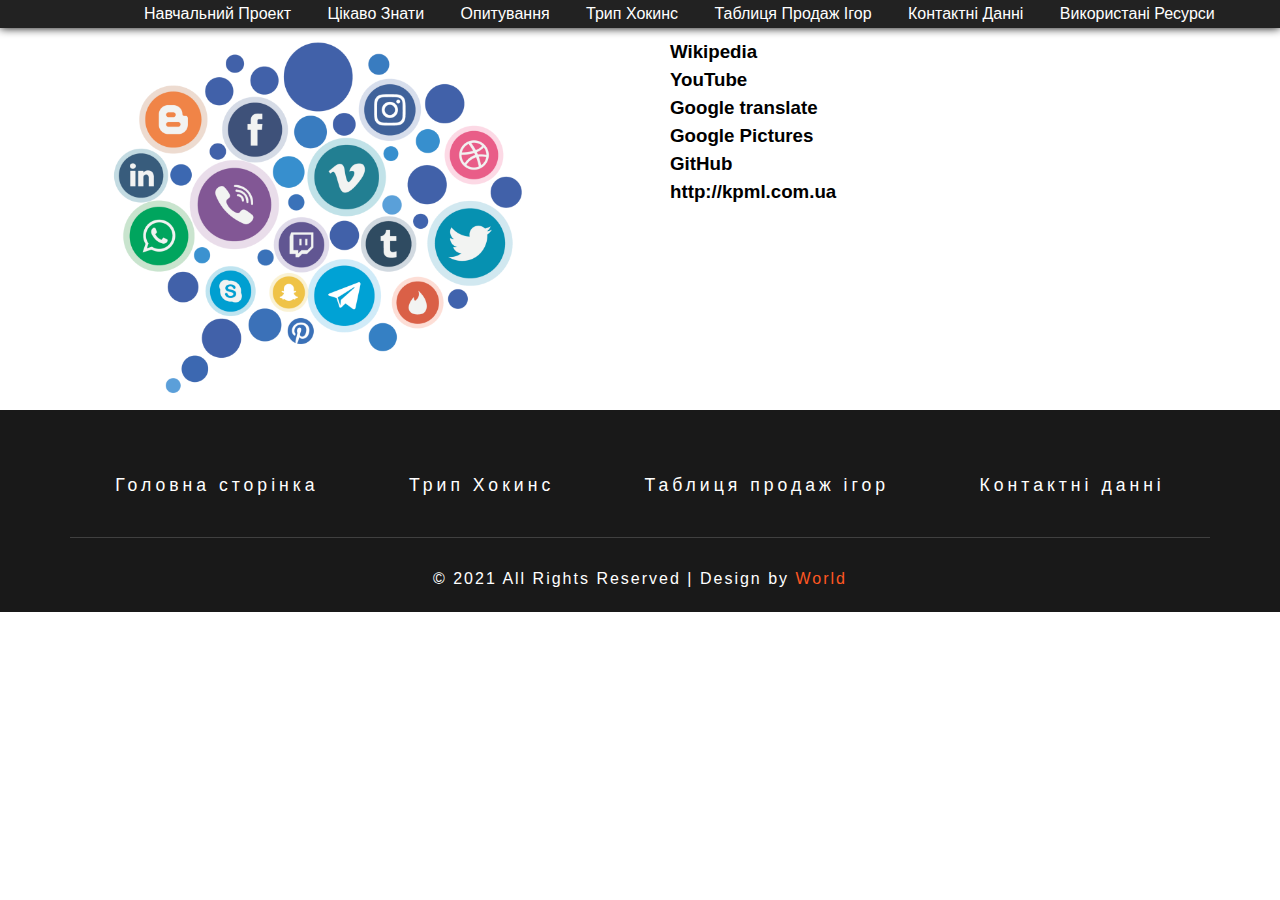
<file: pages/resources.html>
<!DOCTYPE html>
<html lang="ru">
<head>
  <meta charset="UTF-8">
  <title>Навчальний проект</title>
  <link rel="stylesheet" type="text/css" href="css/style.css">

</head>
<body>
  <header>
    <div class="cm-e-menu">
            <ul>
                <li class="topmenu" id="name">
                    <a href="../index.html">Навчальний проект</a>
                </li>
                <!--  -->
                <li class="topmenu">
                    <a>Цiкаво знати</a>
                    <ul class="submenu">
                        <li><a href="Need for Speed.html">Need for Speed</a></li>
                        <li class="divider"></li>
                        <li><a href="Assassin's Creed.html">Assassins Creed</a></li>
                         <li class="divider"></li>
                        <li><a href="Far Cry.html">Far Cry</a></li>
                         <li class="divider"></li>
                        <li><a href="Hitman.html">Hitman</a></li>

                    </ul>
                </li>
                 <li class="topmenu">
                    <a>Опитування</a>
                    <ul class="submenu">
                        <li><a href="quiz 1.html">Опитування</a></li>
                        <li class="divider"></li>
                        <li><a href="quiz 3.html">Тести</a></li>
                         <li class="divider"></li>
                        <li><a href="quiz 2.html">Кросворд</a></li>
                    </ul>
                </li>
                 <li class="topmenu">
                    <a href="Person.html">Трип Хокинс</a>
                </li>
                </li>
                 <li class="topmenu">
                    <a href="tables.html">Таблиця продаж iгор</a>
                </li>
                </li>
                 <li class="topmenu">
                    <a href="Contact.html">Контактнi даннi</a>
                </li>
                </li>
                 <li class="topmenu">
                    <a href="resources.html">Використанi ресурси</a>
                </li>                
            </ul>
        </div>
  </header>

<!--  -->

  <div class="conteiner">
    <div class="row">
            <!--  -->
      <div class="pictures">
        <img src="../img/mess.png" alt="">
      </div>
            <!--  -->
      <div class="p" size="5" >
        <h3>Wikipedia</h3>
        <h3>YouTube</h3>
        <h3>Google translate</h3>
        <h3>Google Pictures</h3>
        <h3>GitHub</h3>
        <h3>http://kpml.com.ua</h3>
      </div>

    </div>
  </div>

<!--  -->

<div class="subscribe wthree-sub">
</div>
<div class="copy-w3right">
<div class="container">
<div class="bottom-w3lnav">
<ul>
<li><a href="../index.html">Головна сторiнка</a></li>
<li><a href="Person.html">Трип Хокинс</a></li>
<li><a href="tables.html">Таблиця продаж iгор</a></li>
<li><a href="Contact.html">Контактнi даннi</a></li>
</ul>
</div>
<p>© 2021 All Rights Reserved | Design by <a target="_blank">World</a> </p>
</div>
</div>
</body>
</html>
</file>
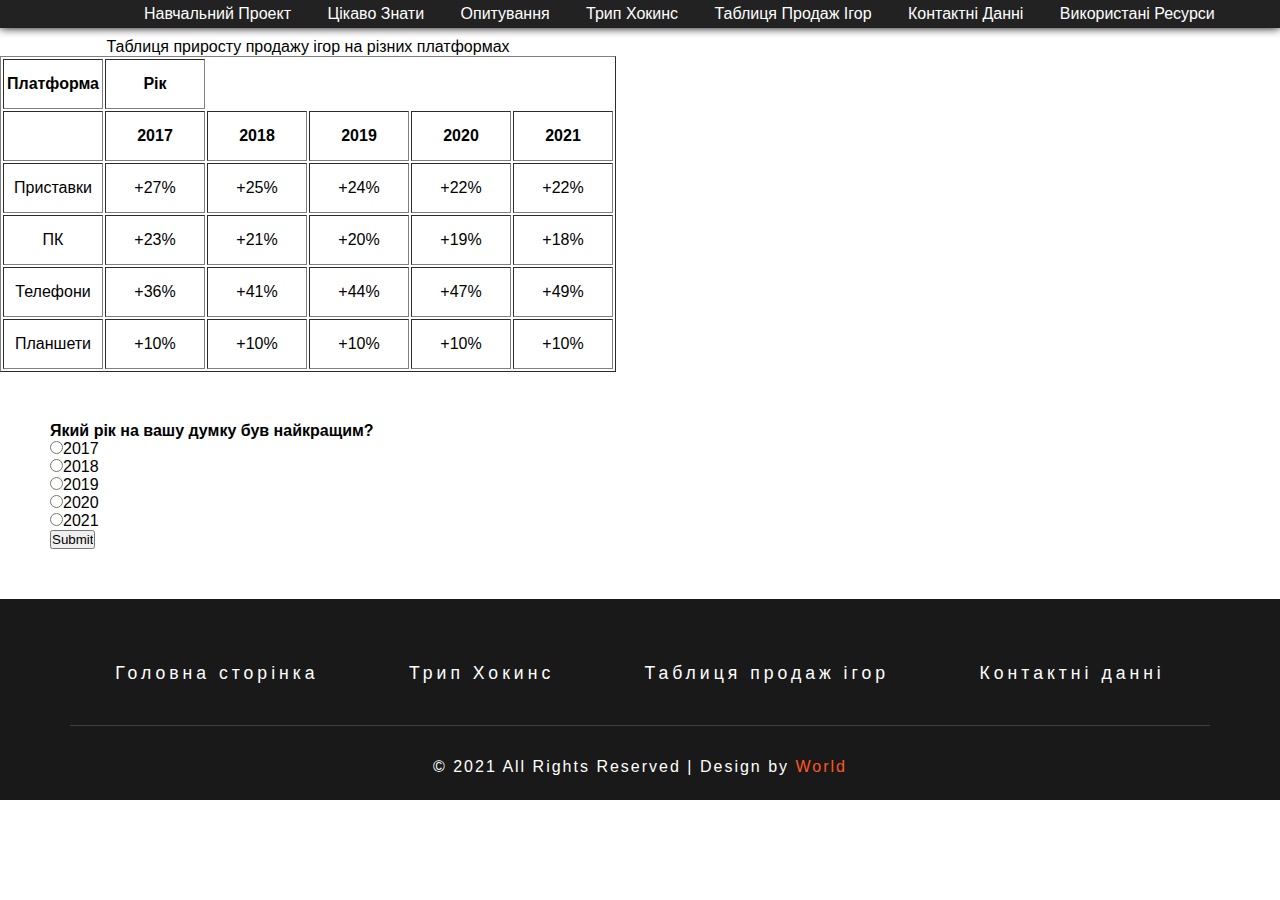
<file: pages/tables.html>
<!DOCTYPE html>
<html lang="ru">
<head>
  <meta charset="UTF-8">
  <title>Навчальний проект</title>
  <link rel="stylesheet" type="text/css" href="css/style.css">

</head>
<body>
  <header>
    <div class="cm-e-menu">
            <ul>
                <li class="topmenu" id="name">
                    <a href="../index.html">Навчальний проект</a>
                </li>
                <!--  -->
                <li class="topmenu">
                    <a>Цiкаво знати</a>
                    <ul class="submenu">
                        <li><a href="Need for Speed.html">Need for Speed</a></li>
                        <li class="divider"></li>
                        <li><a href="Assassin's Creed.html">Assassins Creed</a></li>
                         <li class="divider"></li>
                        <li><a href="Far Cry.html">Far Cry</a></li>
                         <li class="divider"></li>
                        <li><a href="Hitman.html">Hitman</a></li>

                    </ul>
                </li>
                 <li class="topmenu">
                    <a>Опитування</a>
                    <ul class="submenu">
                        <li><a href="quiz 1.html">Опитування</a></li>
                        <li class="divider"></li>
                        <li><a href="quiz 3.html">Тести</a></li>
                         <li class="divider"></li>
                        <li><a href="quiz 2.html">Кросворд</a></li>
                    </ul>
                </li>
                 <li class="topmenu">
                    <a href="Person.html">Трип Хокинс</a>
                </li>
                </li>
                 <li class="topmenu">
                    <a href="tables.html">Таблиця продаж iгор</a>
                </li>
                </li>
                 <li class="topmenu">
                    <a href="Contact.html">Контактнi даннi</a>
                </li>
                </li>
                 <li class="topmenu">
                    <a href="resources.html">Використанi ресурси</a>
                </li>                
            </ul>
        </div>
  </header>

<!--  -->
<style type="text/css">
  th {
    width: 100px;
  }
  tr {
    height: 50px;
    text-align: center;
  }
</style>
  <div class="conteiner">
    <table border="1">
       <caption>Таблиця приросту продажу ігор на різних платформах</caption>
       <tr>
        <th>Платформа</th>
        <th>Рiк</th>
          <tr>
            <th></th>
            <th>2017</th>
            <th>2018</th>
            <th>2019</th>
            <th>2020</th>
            <th>2021</th>
          </tr>
       </tr>
       <tr>
        <td>Приставки</td>
        <td>+27%</td>
        <td>+25%</td>
        <td>+24%</td>
        <td>+22%</td>
        <td>+22%</td>
      </tr>
      <tr>
        <td>ПК</td>
        <td>+23%</td>
        <td>+21%</td>
        <td>+20%</td>
        <td>+19%</td>
        <td>+18%</td>
      </tr>
      <tr>
        <td>Телефони</td>
        <td>+36%</td>
        <td>+41%</td>
        <td>+44%</td>
        <td>+47%</td>
        <td>+49%</td>
      </tr>
      <tr>
        <td>Планшети</td>
        <td>+10%</td>
        <td>+10%</td>
        <td>+10%</td>
        <td>+10%</td>
        <td>+10%</td>
      </tr>
      </table>
  </div>

<div class="form">
  <form>
    <p><b><h4>Який рiк на вашу думку був найкращим?</h4></b></p>
    <p><input type="radio" name="" value="">2017<Br>
    <input type="radio" name="" value="">2018<Br>
    <input type="radio" name="" value="">2019</p>
    <input type="radio" name="" value="">2020</p>
    <input type="radio" name="" value="">2021</p>
    <p><input type="submit"></p>
   </form>
</div>
<!--  -->

<div class="subscribe wthree-sub">
</div>
<div class="copy-w3right">
<div class="container">
<div class="bottom-w3lnav">
<ul>
<li><a href="../index.html">Головна сторiнка</a></li>
<li><a href="Person.html">Трип Хокинс</a></li>
<li><a href="tables.html">Таблиця продаж iгор</a></li>
<li><a href="Contact.html">Контактнi даннi</a></li>
</ul>
</div>
<p>© 2021 All Rights Reserved | Design by <a target="_blank">World</a> </p>
</div>
</div>
</body>
</html>
</file>
<file: pages/css/style.css>
*{
  margin: 0;
  padding: 0;
  box-sizing: border-box;
  text-decoration: none;
  list-style-type: none;
  font-family: 'Kurale', serif;
}
body {
  min-width: 500px;
  max-width: 2000px;
}
.row:after {
  visibility: hidden;
  display: block;
  font-size: 0;
  content: " ";
  clear: both;
  height: 0;
}
.row {display: inline-block;}
*html .row {height: 1%;}
.row {display: block;}
/**/

@import url(https://fonts.googleapis.com/css?family=Roboto:300);
*{
  margin: 0; padding: 0;
  font-family: 'Roboto', sans-serif;
}
.cm-e-menu {
	padding-left: 10%;
	margin-bottom: 10px;
}
.cm-e-menu {
	background-color: #222;
	position: relative;
	z-index: 1000;
	color: #fff;
	font-weight: 200;
	box-shadow: 0 0 10px black;
	}
.cm-e-menu ul {
	margin: 0; padding: 0;
}
.cm-e-menu li {
	position: relative;
	white-space: nowrap;
	cursor: pointer;
	text-transform: capitalize !important;
	list-style: none;

	-webkit-transition: background-color ease-in 300ms;
	-moz-transition: background-color ease-in 300ms;
	-ms-transition: background-color ease-in 300ms;
	-o-transition: background-color ease-in 300ms;
	transition: background-color ease-in 300ms;
}
#name {
}
.cm-e-menu li a {
	color: #fff;
}
.cm-e-menu li:hover {
	background-color: #3d3d3d;
	text-shadow: 0 10px 10px #222;
}
.cm-e-menu ul li.topmenu {
	display: inline-table;
	padding: .3em 1em;
}
.cm-e-menu .topmenu ul {
	display:none;
	position: absolute;
	background-color: #222;
}
.cm-e-menu li:hover > ul {
	display: table;
}
.cm-e-menu ul.submenu {
	top: 100%; left: 0;
	padding-top: .5em;
	padding-bottom: .5em;	
	box-shadow: 0 0 10px black;
}
.cm-e-menu ul.submenu .submenu {
	top: -.5em; left: 100%;
	font-size: 1em
}
.cm-e-menu ul.submenu li {
	padding: .2em 1.5em;
	font-size: .9rem;
}
.cm-e-menu li.divider {
	padding: 0;
	border-top: 1px solid #343434;
	margin: .5rem auto .3rem;
	cursor: default;
}
.cm-e-menu li.divider:hover {
	background-color: transparent;
}
.conteiner {
	min-height: 100px;
}
 .pictures {
  width: 50%;
  min-height: 50px;
  float: left;
  padding: 0 30px;
}
.pictures img {
max-width: 90%;
}
.p {
  width: 50%;
  min-height: 50px;
  max-width: 43%;
  float: left;
  padding: 0 30px;
  line-height: 1.5;
}
#quiz li{
  margin-top: 10px;
}
.form {
  margin: 50px;
}
.top-nav.bottom-w3lnav {
margin-bottom: 1em;
padding: 0 0 1em;
}
.top-nav.bottom-w3lnav {
background: none;
border-bottom: 1px solid #404040;
margin-bottom: 2em;
padding-bottom: 2em;
}
.copy-w3right {
background: #191919;
padding: 1.5em 0;
text-align: center;
}
.copy-w3right p {
color: #fff;
text-align: center;
letter-spacing: 2px;
}
.copy-w3right p a {
color: #ff5722;
-webkit-transition: 0.5s all;
-moz-transition: 0.5s all;
transition: 0.5s all;
}
.copy-w3right p a:hover {
color: #fff;
}
.top-nav.bottom-w3lnav {
background: none;
border-bottom: 1px solid #404040;
margin-bottom: 2em;
padding-bottom: 2em;
}
.copy-w3right {
background: #191919;
padding: 1.5em 0;
text-align: center;
}
.copy-w3right p {
color: #fff;
text-align: center;
letter-spacing: 2px;
}
.copy-w3right p a {
color: #ff5722;
-webkit-transition: 0.5s all;
-moz-transition: 0.5s all;
transition: 0.5s all;
}
.copy-w3right p a:hover {
color: #fff;
}
.bottom-w3lnav{
width: 1140px;
max-width: 100%;
margin:2em auto;
border-bottom: 1px solid #404040;
padding-bottom: 2em;
}
.bottom-w3lnav ul{
list-style: none;
display: flex;
justify-content: space-around;
}
.bottom-w3lnav ul li a:hover{
background: #FF5722;
}
.bottom-w3lnav ul li a{
text-decoration: none;
letter-spacing: 4px;
font-size: 1.1em;
color: #fff;
position: relative;
font-weight: 400;
padding: .5em 1.1em;
display: inline-block;
border-radius: 2px;
transition: .5s;
}
</file>
